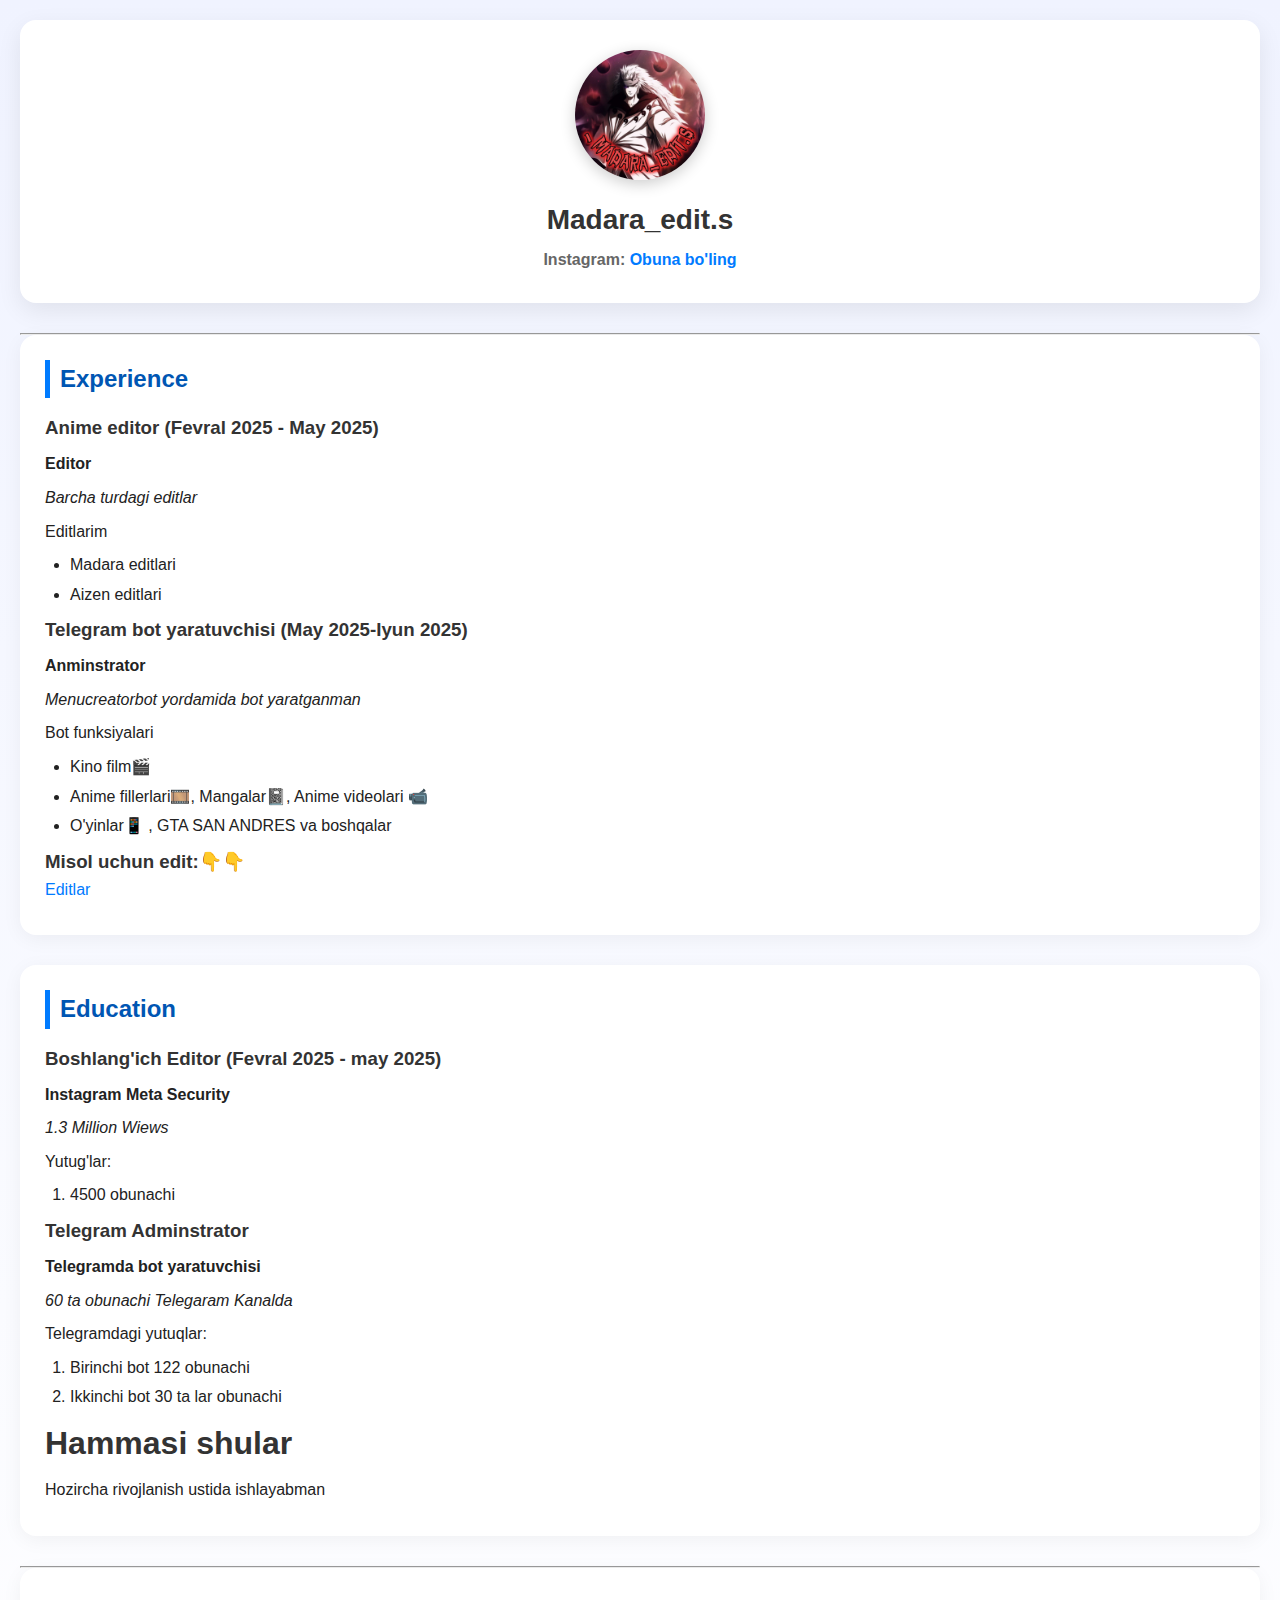
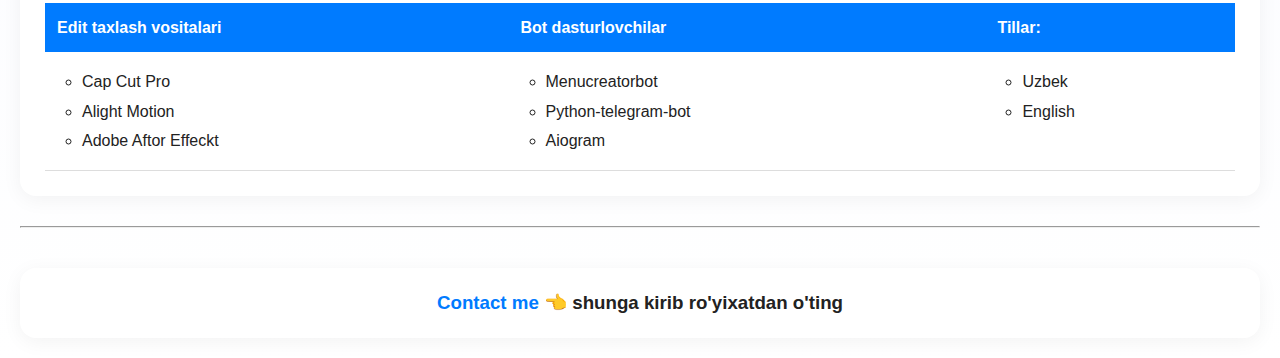
<file: index.html>
<!DOCTYPE html>

<html>
    <head>
        <title>Madara_edit.s</title>
        <link rel="icon" type="image/jpg" href="./images/5362075822640459591_99..jpg" style="border-radius: 50%;">
       <link rel="stylesheet" href="./style.css">
    </head>
    <body>
        <header>
           <img src="./images/5362075822640459591_99..jpg" alt="Profile photo" id="profile_foto">
           <h2>Madara_edit.s</h2>
           <p>
             <b>Instagram:</b>
              <a href="https://www.instagram.com/_madara_edit.s" target="_blank">Obuna bo'ling</a>
           </p>
        </header>
        <hr>
        <section>
            <h2 class="sarlavha">Experience</h2>
            <div>
                <h3 class="editlar_1">
                    Anime editor (Fevral 2025 - May 2025)
                </h3>
                <p>
                    <b>
                        Editor 
                    </b>
                </p>
                <p>
                   <i>Barcha turdagi editlar</i>  
                </p>
                <p>
                    Editlarim
                    <ul>
                        <li>
                            Madara editlari
                        </li>
                        <li>
                            Aizen editlari
                        </li>
                    </ul>
                </p>
            </div>
            <div>
                <h3 class="editlar_1">Telegram bot yaratuvchisi (May 2025-Iyun 2025)
                </h3>
                <p>
                    <b>Anminstrator</b>
                </p>
                <p>
                    <i><span>Menucreatorbot</span> yordamida bot yaratganman</i>
                </p>
                <p>
                    Bot funksiyalari
                    <ul>
                        <li>
                            Kino film🎬
                        </li>
                        <li>Anime fillerlari🎞️, Mangalar📓, Anime videolari 📹</li>
                        <li>O'yinlar📱 , GTA SAN ANDRES va boshqalar </li>
                    </ul>
                </p>
            </div>
            <div class="editlar_1">
                <h3>Misol uchun edit:👇👇</h3>
                <a href="./editlar.html">Editlar</a>
            </div>
        </section>
        <section>
            <h2 class="sarlavha">Education</h2>
            <div class="education">
                <h3 class="dranma">Boshlang'ich Editor (Fevral 2025 - may 2025)</h3>
                <p>
                    <b>
                        Instagram Meta Security
                    </b>
                </p>
                <p>
                    <i>1.3 Million Wiews</i>
                </p>
                <p>
                    Yutug'lar:
                    <ol>
                        <li>
                            4500 obunachi 
                        </li>
                    </ol>
                </p>
            </div>
            <div>
                <h3 class="dranma">Telegram Adminstrator</h3>
                <p>
                    <b>
                        Telegramda bot yaratuvchisi
                    </b>
                </p>
                <p>
                    <i>60 ta obunachi Telegaram Kanalda</i>
                </p>
                <p>Telegramdagi yutuqlar:
                    <ol>
                        
                        <li>
                          Birinchi bot 122 obunachi
                        </li>
                        <li>
                            Ikkinchi bot 30 ta lar obunachi
                        </li>
                    </ol>
                </p>
            </div>
            <p>
                <h1 class="dranma">Hammasi shular</h1> Hozircha rivojlanish ustida ishlayabman 
            </p>
        </section>
        <hr>
        <section>
            <table>
                <thead>
                    <tr>
                        <th>
                            Edit taxlash vositalari
                        </th>
                        <th>
                            Bot dasturlovchilar
                        </th>
                        <th>
                            Tillar:
                        </th>

                    </tr>
                </thead>
                <tbody>
                    <tr>
                        <td>
                            <ul>
                                <li>
                                    Cap Cut Pro
                                </li>
                                <li>
                                    Alight Motion
                                </li>
                                <li>
                                    Adobe Aftor Effeckt
                                </li>
                            </ul>
                        </td>
                        <td>
                            <ul>
                                <li>
                                    Menucreatorbot
                                </li>
                                <li>
                                    Python-telegram-bot
                                </li>
                                <li>
                                    Aiogram
                                </li>
                            </ul>
                        </td>
                        <td>
                            <ul>
                                <li>
                                    Uzbek
                                </li>
                                <li>
                                    English
                                </li>
                            </ul>
                        </td>
                    </tr>
                </tbody>
            </table>
        </section>
        <hr>
        <footer>
            <h3>
                <a href="./contact.html">Contact me</a> 👈 shunga kirib ro'yixatdan o'ting
            </h3>
        </footer>
    </body>
</html>
</file>
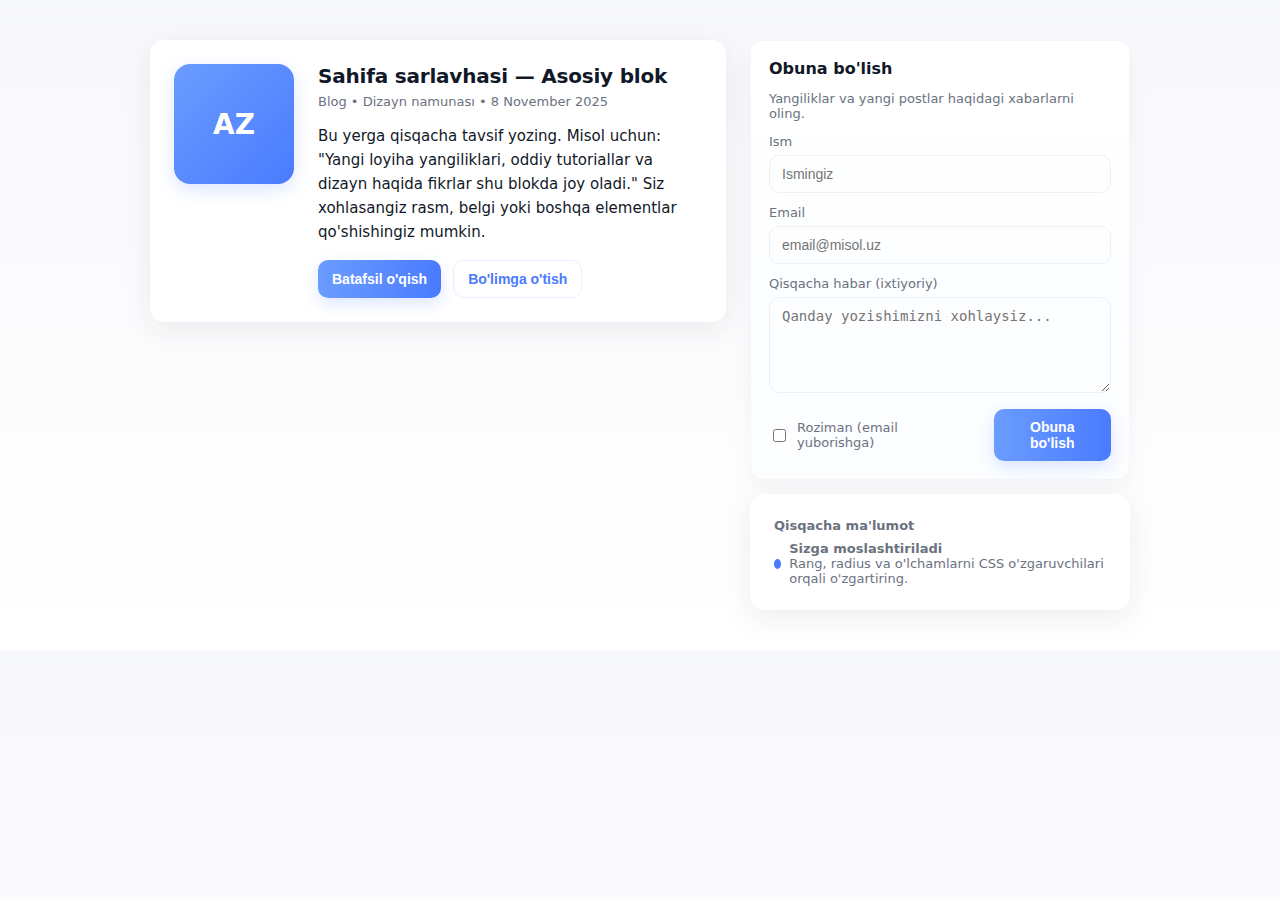
<file: editlar.html>
<!-- Nusxa ko'chiring va HTML faylingizga joylang -->
<!doctype html>
<html lang="uz">
<head>
<meta charset="utf-8" />
<meta name="viewport" content="width=device-width,initial-scale=1"/>
<title>Sahifa blok + Form</title>
<style>
  :root{
    --bg: #f7f8fb;
    --card-bg: #ffffff;
    --accent: #6b9cff;
    --accent-2: #4a7bff;
    --muted: #6b7280;
    --radius: 14px;
    --shadow: 0 8px 30px rgba(32,41,60,0.08);
    --max-w: 980px;
    --gap: 24px;
    --padding: 24px;
  }

  *{box-sizing:border-box}
  body{
    font-family: Inter, ui-sans-serif, system-ui, -apple-system, "Segoe UI", Roboto, "Helvetica Neue", Arial;
    margin:0;
    background:linear-gradient(180deg,var(--bg),#ffffff);
    color:#111827;
    padding:40px 20px;
    display:flex;
    justify-content:center;
  }

  .container{
    width:100%;
    max-width:var(--max-w);
    display:grid;
    grid-template-columns: 1fr 380px;
    gap:var(--gap);
    align-items:start;
  }

  /* Card: asosiy blok */
  .card{
    background:var(--card-bg);
    border-radius:var(--radius);
    padding:var(--padding);
    box-shadow:var(--shadow);
    overflow:hidden;
  }

  .highlight{
    display:flex;
    gap:var(--gap);
    align-items:flex-start;
  }

  .avatar{
    flex:0 0 120px;
    height:120px;
    border-radius:16px;
    overflow:hidden;
    background:linear-gradient(135deg,var(--accent),var(--accent-2));
    box-shadow: 0 6px 18px rgba(74,123,255,0.18);
    display:flex;
    align-items:center;
    justify-content:center;
    color:white;
    font-weight:700;
    font-size:28px;
  }

  .content{
    flex:1;
  }

  .title{
    font-size:20px;
    font-weight:700;
    margin:0 0 6px 0;
    letter-spacing: -0.2px;
  }

  .meta{
    font-size:13px;
    color:var(--muted);
    margin-bottom:12px;
  }

  .desc{
    font-size:15px;
    line-height:1.6;
    color:#111827;
    margin-bottom:16px;
  }

  .actions{
    display:flex;
    gap:12px;
  }

  .btn{
    display:inline-flex;
    align-items:center;
    gap:10px;
    padding:10px 14px;
    border-radius:10px;
    border:0;
    cursor:pointer;
    font-weight:600;
    font-size:14px;
    background:linear-gradient(90deg,var(--accent),var(--accent-2));
    color:white;
    box-shadow: 0 6px 16px rgba(74,123,255,0.18);
    transition:transform .12s ease, box-shadow .12s ease;
  }
  .btn:active{ transform:translateY(1px); }
  .btn.secondary{
    background:transparent;
    color:var(--accent-2);
    border:1px solid rgba(74,123,255,0.12);
    box-shadow:none;
    font-weight:600;
  }

  /* Right column: form */
  .panel{
    display:flex;
    flex-direction:column;
    gap:14px;
  }

  .form-card{
    padding:18px;
    border-radius:12px;
    background:linear-gradient(180deg,#fff, #fbfdff);
    box-shadow: 0 8px 24px rgba(16,24,40,0.04);
    border:1px solid rgba(15,23,42,0.04);
  }

  .form-title{
    font-size:16px;
    font-weight:700;
    margin:0 0 8px 0;
  }

  .field{
    margin-bottom:12px;
    position:relative;
  }

  .field label{
    display:block;
    font-size:13px;
    color:var(--muted);
    margin-bottom:6px;
  }

  .input, .textarea{
    width:100%;
    padding:10px 12px;
    border-radius:10px;
    border:1px solid rgba(15,23,42,0.06);
    background:transparent;
    font-size:14px;
    outline:none;
    transition:box-shadow .12s ease, border-color .12s ease;
  }

  .input:focus, .textarea:focus{
    box-shadow: 0 6px 18px rgba(74,123,255,0.12);
    border-color:var(--accent-2);
  }

  .textarea{ min-height:96px; resize:vertical; }

  .small{
    font-size:13px;
    color:var(--muted);
  }

  .submit-row{
    display:flex;
    gap:10px;
    align-items:center;
    justify-content:space-between;
    margin-top:6px;
  }

  .checkbox{
    display:flex;
    align-items:center;
    gap:8px;
    font-size:13px;
    color:var(--muted);
  }

  /* Responsive */
  @media (max-width:980px){
    .container{ grid-template-columns:1fr; }
    .avatar{ width:96px; height:96px; flex-basis:96px; }
  }

  @media (max-width:420px){
    body{ padding:20px 12px;}
    .card{ padding:16px;}
    .btn{ padding:9px 12px; font-size:13px;}
  }

  /* Utility for easy customization */
  .accent-circle{
    display:inline-block;
    width:10px;height:10px;border-radius:50%;
    background:var(--accent-2);
  }

</style>
</head>
<body>

<div class="container">
  <!-- LEFT: Asosiy highlight blok -->
  <div class="card">
    <div class="highlight">
      <div class="avatar" aria-hidden="true">AZ</div>

      <div class="content">
        <h2 class="title">Sahifa sarlavhasi — Asosiy blok</h2>
        <div class="meta">Blog • Dizayn namunası • 8 November 2025</div>
        <p class="desc">
          Bu yerga qisqacha tavsif yozing. Misol uchun: "Yangi loyiha yangiliklari, oddiy tutoriallar va dizayn haqida fikrlar shu blokda joy oladi."
          Siz xohlasangiz rasm, belgi yoki boshqa elementlar qo'shishingiz mumkin.
        </p>

        <div class="actions">
          <button class="btn">Batafsil o'qish</button>
          <button class="btn secondary">Bo'limga o'tish</button>
        </div>
      </div>
    </div>
  </div>

  <!-- RIGHT: Form panel -->
  <div class="panel">
    <div class="form-card">
      <h3 class="form-title">Obuna bo'lish</h3>
      <p class="small">Yangiliklar va yangi postlar haqidagi xabarlarni oling.</p>

      <form id="subscribeForm" class="form" onsubmit="event.preventDefault(); handleSubscribe();">
        <div class="field">
          <label for="name">Ism</label>
          <input id="name" class="input" type="text" placeholder="Ismingiz" required />
        </div>

        <div class="field">
          <label for="email">Email</label>
          <input id="email" class="input" type="email" placeholder="email@misol.uz" required />
        </div>

        <div class="field">
          <label for="message">Qisqacha habar (ixtiyoriy)</label>
          <textarea id="message" class="textarea" placeholder="Qanday yozishimizni xohlaysiz..."></textarea>
        </div>

        <div class="submit-row">
          <label class="checkbox">
            <input type="checkbox" id="consent" /> <span>Roziman (email yuborishga)</span>
          </label>

          <div style="margin-left:10px">
            <button type="submit" class="btn">Obuna bo'lish</button>
          </div>
        </div>
      </form>
    </div>

    <div class="card small">
      <strong style="display:block;margin-bottom:8px">Qisqacha ma'lumot</strong>
      <div style="display:flex;gap:8px;align-items:center">
        <span class="accent-circle" aria-hidden="true"></span>
        <div>
          <div style="font-weight:700">Sizga moslashtiriladi</div>
          <div style="color:var(--muted);font-size:13px">Rang, radius va o'lchamlarni CSS o'zgaruvchilari orqali o'zgartiring.</div>
        </div>
      </div>
    </div>
  </div>
</div>

<script>
  function handleSubscribe(){
    const name = document.getElementById('name').value.trim();
    const email = document.getElementById('email').value.trim();
    const consent = document.getElementById('consent').checked;

    if(!consent){
      alert('Iltimos, email yuborishga rozilik bering.');
      return;
    }

    // Demo uchun faqat alert. Real holatda siz fetch() bilan serverga yuborasiz.
    alert('Rahmat, ' + (name || 'do‘st') + '! Siz obuna bo‘ldingiz: ' + email);
    document.getElementById('subscribeForm').reset();
  }
</script>

</body>
</html>
</file>
<file: style.css>
/* === Umumiy sozlamalar === */
* {
  margin: 0;
  padding: 0;
  box-sizing: border-box;
}

body {
  font-family: "Poppins", Arial, sans-serif;
  background: linear-gradient(180deg, #f0f3ff, #ffffff);
  color: #222;
  line-height: 1.6;
  padding: 20px;
}

/* === HEADER === */
header {
  text-align: center;
  background: white;
  padding: 30px 20px;
  border-radius: 16px;
  box-shadow: 0 8px 25px rgba(0, 0, 0, 0.08);
  margin-bottom: 30px;
}

#profile_foto {
  width: 130px;
  height: 130px;
  border-radius: 50%;
  object-fit: cover;
  box-shadow: 0 4px 15px rgba(0, 0, 0, 0.2);
  margin-bottom: 10px;
}

header h2 {
  font-size: 28px;
  color: #333;
  margin-bottom: 5px;
}

header p {
  font-size: 16px;
  color: #666;
}

header a {
  color: #007bff;
  text-decoration: none;
  font-weight: bold;
  transition: 0.2s;
}

header a:hover {
  color: #0056b3;
}

/* === BO'LIMLAR === */
section {
  background: white;
  padding: 25px;
  border-radius: 16px;
  margin-bottom: 30px;
  box-shadow: 0 4px 20px rgba(0, 0, 0, 0.05);
}

.sarlavha {
  color: #0056b3;
  border-left: 5px solid #007bff;
  padding-left: 10px;
  margin-bottom: 15px;
}

.editlar_1, .dranma {
  color: #333;
  margin-bottom: 8px;
}

section p {
  margin-bottom: 8px;
}

section ul, section ol {
  margin-left: 25px;
  margin-top: 5px;
}

section li {
  margin-bottom: 4px;
}

a {
  color: #007bff;
  text-decoration: none;
}

a:hover {
  text-decoration: underline;
}

/* === JADVAL (Table) === */
table {
  width: 100%;
  border-collapse: collapse;
  margin-top: 10px;
}

th {
  background: #007bff;
  color: white;
  text-align: left;
  padding: 12px;
  font-size: 16px;
}

td {
  padding: 12px;
  vertical-align: top;
  border-bottom: 1px solid #ddd;
}

td ul {
  list-style: circle;
}

tr:nth-child(even) {
  background: #f9f9f9;
}

/* === FOOTER === */
footer {
  text-align: center;
  margin-top: 40px;
  padding: 20px;
  background: white;
  border-radius: 16px;
  box-shadow: 0 4px 20px rgba(0, 0, 0, 0.05);
}

footer a {
  color: #007bff;
  font-weight: bold;
  text-decoration: none;
}

footer a:hover {
  text-decoration: underline;
}

/* === RESPONSIVE === */
@media (max-width: 768px) {
  body {
    padding: 10px;
  }

  header, section, footer {
    padding: 20px;
  }

  #profile_foto {
    width: 100px;
    height: 100px;
  }

  header h2 {
    font-size: 22px;
  }
}
/* === CONTACT FORM STYLE === */

.contact_1 {
  text-align: center;
  color: #0056b3;
  font-size: 24px;
  margin-bottom: 20px;
  border-bottom: 3px solid #007bff;
  display: inline-block;
  padding-bottom: 5px;
}

.contact-form {
  max-width: 600px;
  background: white;
  margin: 0 auto;
  padding: 25px;
  border-radius: 16px;
  box-shadow: 0 8px 30px rgba(0, 0, 0, 0.08);
}

.field {
  margin-bottom: 15px;
  display: flex;
  flex-direction: column;
}

label {
  font-weight: 600;
  color: #333;
  margin-bottom: 6px;
}

input,
textarea {
  padding: 10px 14px;
  border: 1px solid #ccc;
  border-radius: 10px;
  font-size: 15px;
  transition: 0.2s;
  font-family: inherit;
}

input:focus,
textarea:focus {
  border-color: #007bff;
  box-shadow: 0 0 6px rgba(0, 123, 255, 0.2);
  outline: none;
}

button {
  background: linear-gradient(90deg, #007bff, #0056b3);
  color: white;
  font-weight: 600;
  border: none;
  border-radius: 10px;
  padding: 12px 16px;
  cursor: pointer;
  transition: 0.2s;
}

button:hover {
  background: linear-gradient(90deg, #0056b3, #004499);
  transform: scale(1.02);
}

/* Video */
.video-wrapper {
  margin-top: 20px;
  border-radius: 16px;
  overflow: hidden;
  box-shadow: 0 6px 20px rgba(0, 0, 0, 0.1);
}

/* Responsive */
@media (max-width: 600px) {
  .contact-form {
    padding: 20px;
  }
  button {
    width: 100%;
  }
}
</file>
